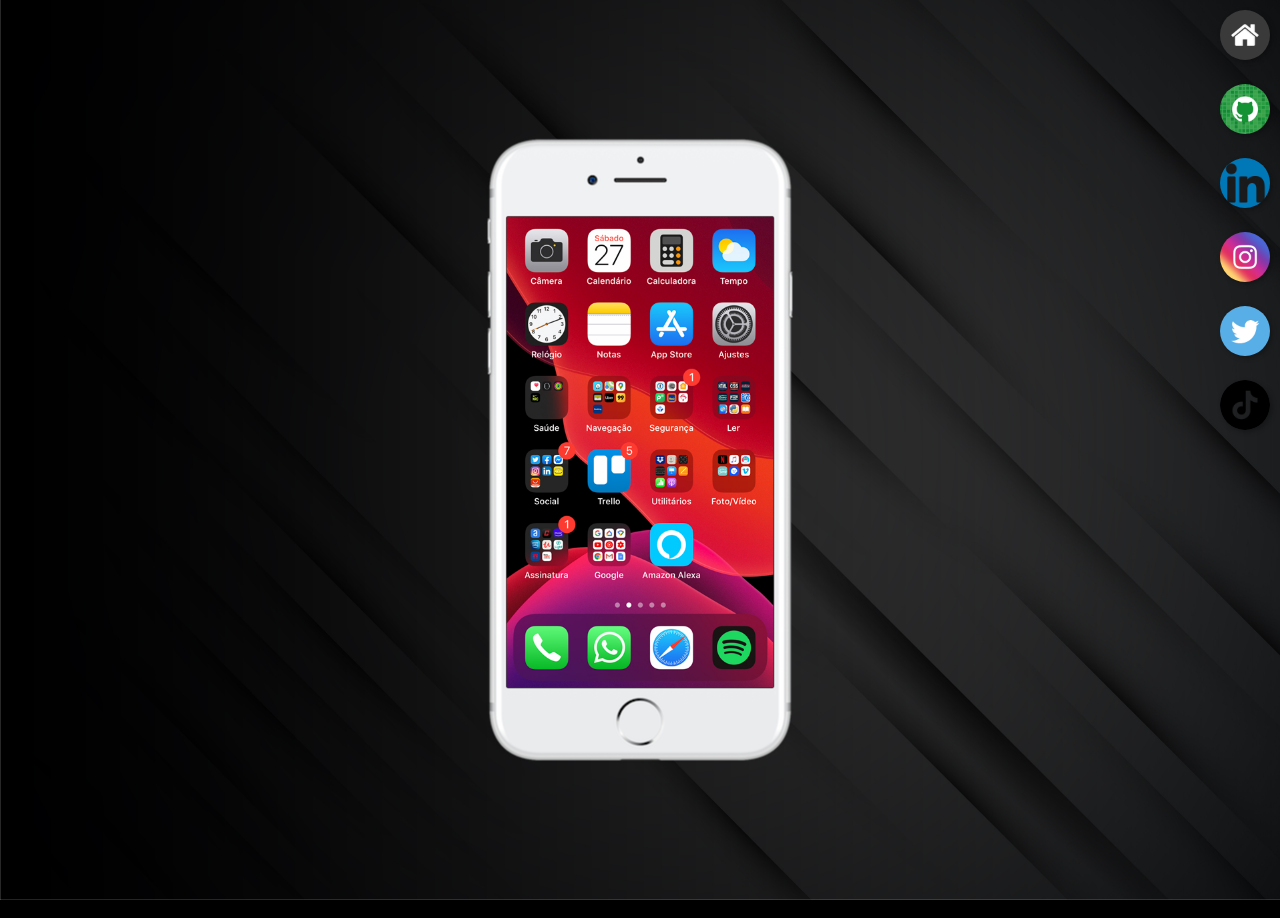
<file: index.html>
<!DOCTYPE html>
<html lang="pt-br">
<head>
    <meta charset="UTF-8">
    <meta name="viewport" content="width=device-width, initial-scale=1.0">
    <title>Projeto Redes Sociais</title>
    <link rel="shortcut icon" href="favicon.ico" type="image/x-icon">
    <link rel="stylesheet" href="styles/stye.css">
</head>
<body>
    <main>
        <section id="telefone">
            <iframe src="home.html" name="tela" id="tela"
            frameborder="0">
                Seu navegador não é compatível com isso.
        </iframe>
        </section>
        <section id="redes-sociais">
            <a href="home.html" target="tela"><img src="imagens/logo-home.jpg" alt="Home"></a><br>
            <a href="github.html" target="tela"><img src="imagens/logo-github.jpg" alt="Github"></a><br>
            <a href="linkedin.html" target="tela"><img src="imagens/logo-linkedin.png" alt="Linkedin"></a><br>
            <a href="instagram.html" target="tela"><img src="imagens/logo-instagram.jpg" alt="Instagram"></a><br>
            <a href="twitter.html" target="tela"><img src="imagens/logo-twitter.jpg" alt="Twitter"></a><br>
            <a href="tiktok.html" target="tela"><img src="imagens/logo-tiktok.png" alt="Tiktok"></a><br>
        </section>
    </main>
</body>
</html> <br>
</file>
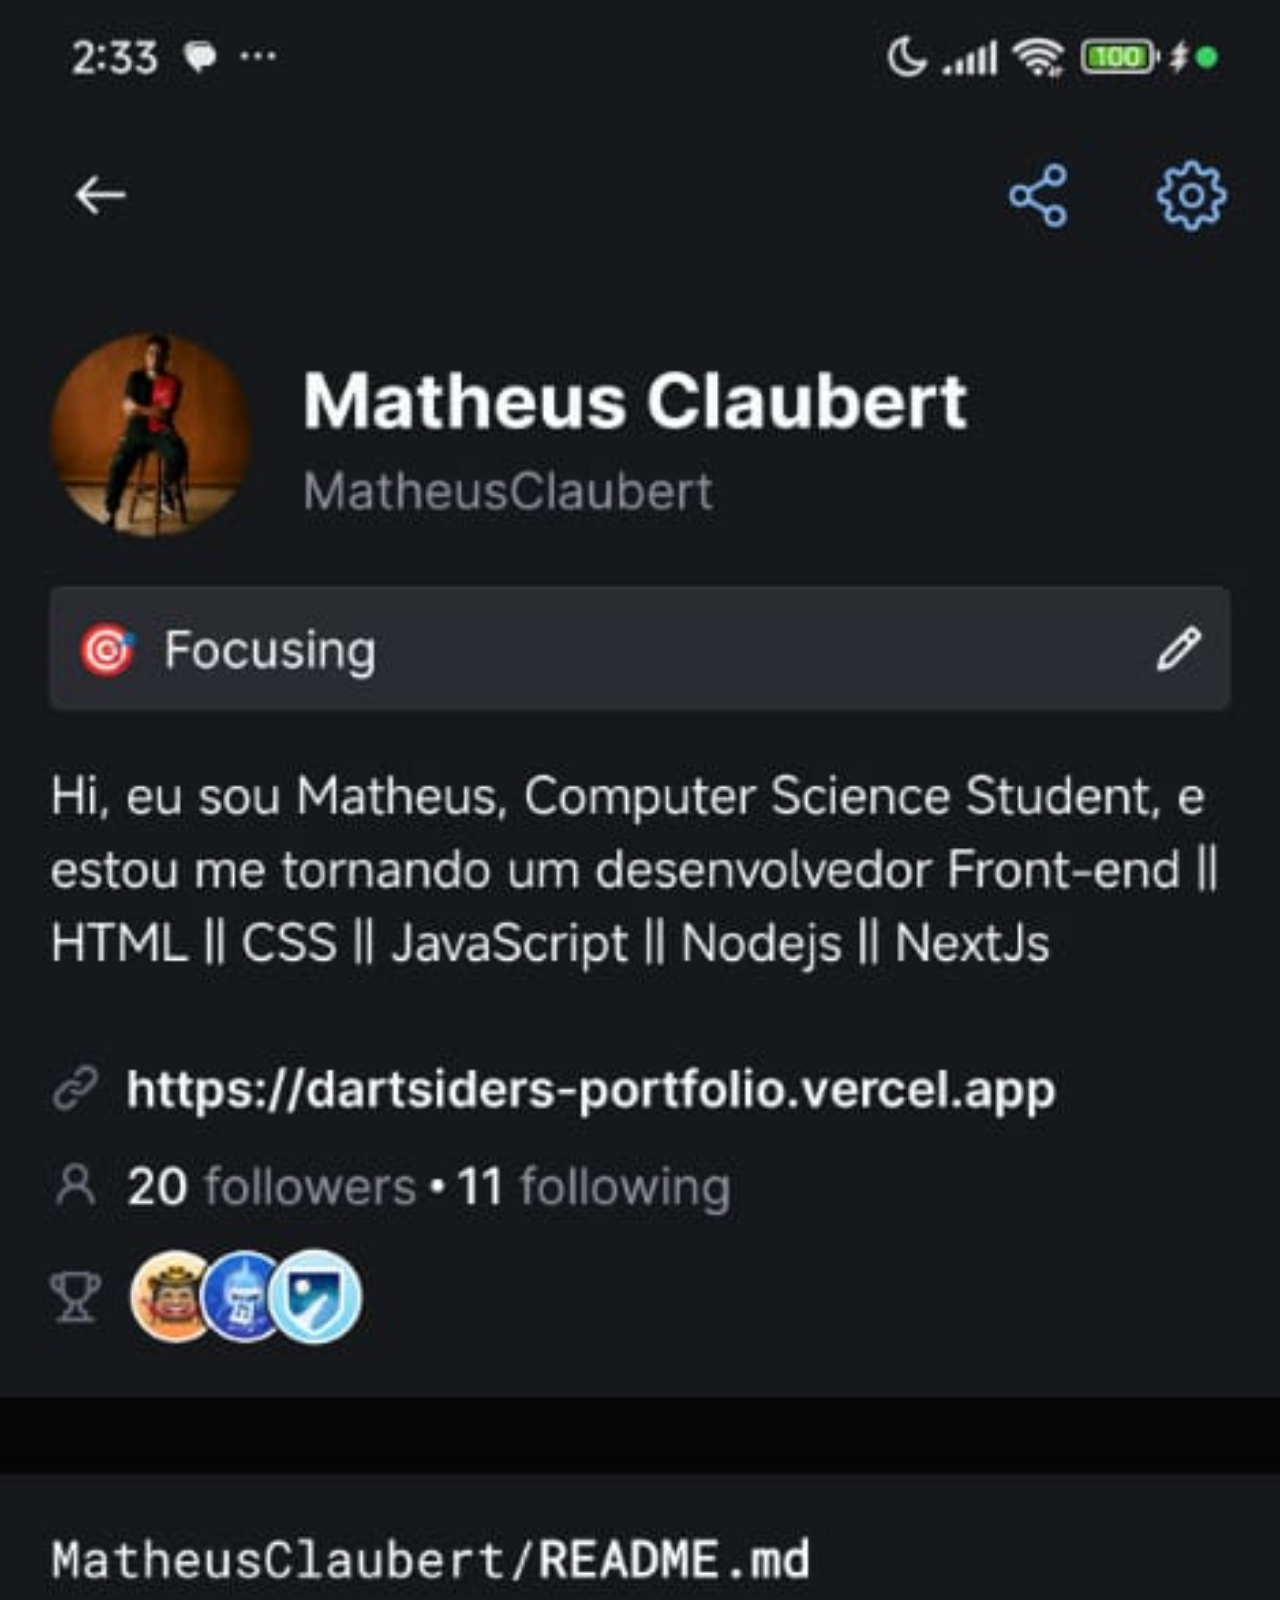
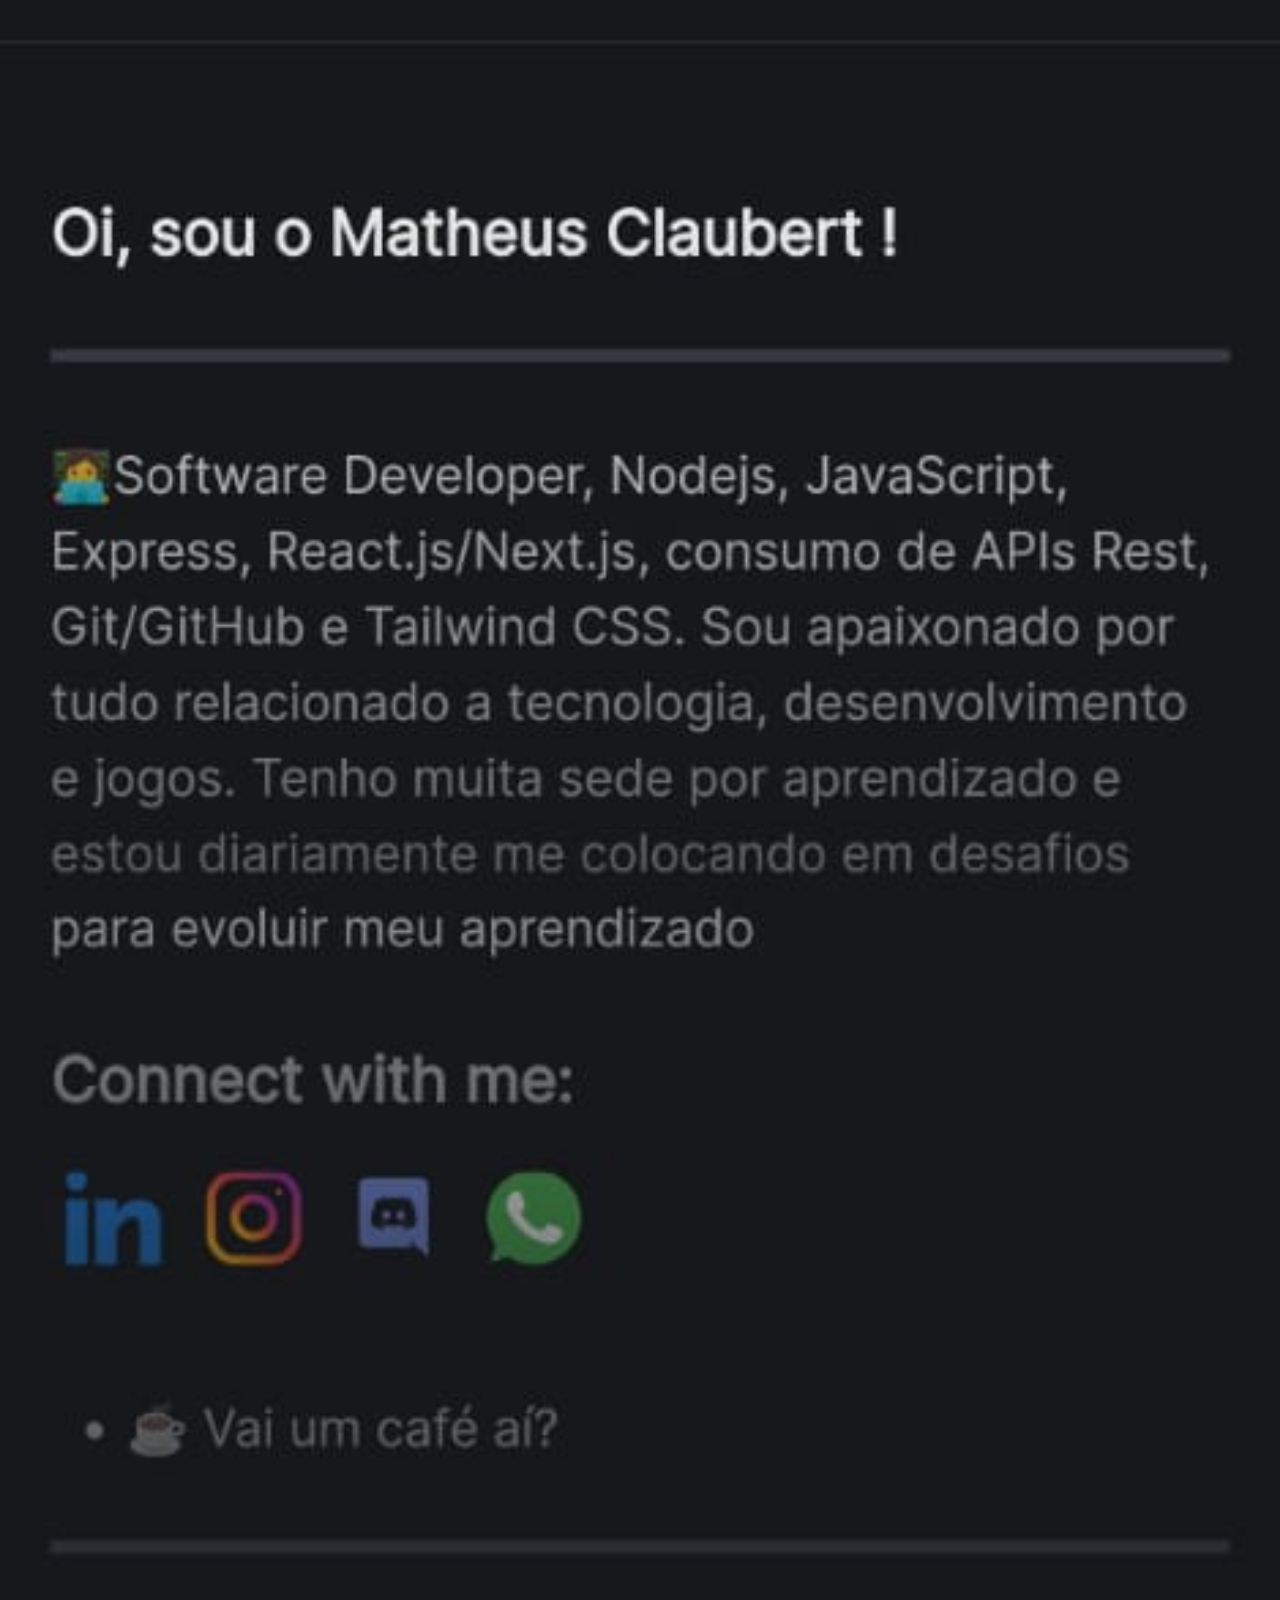
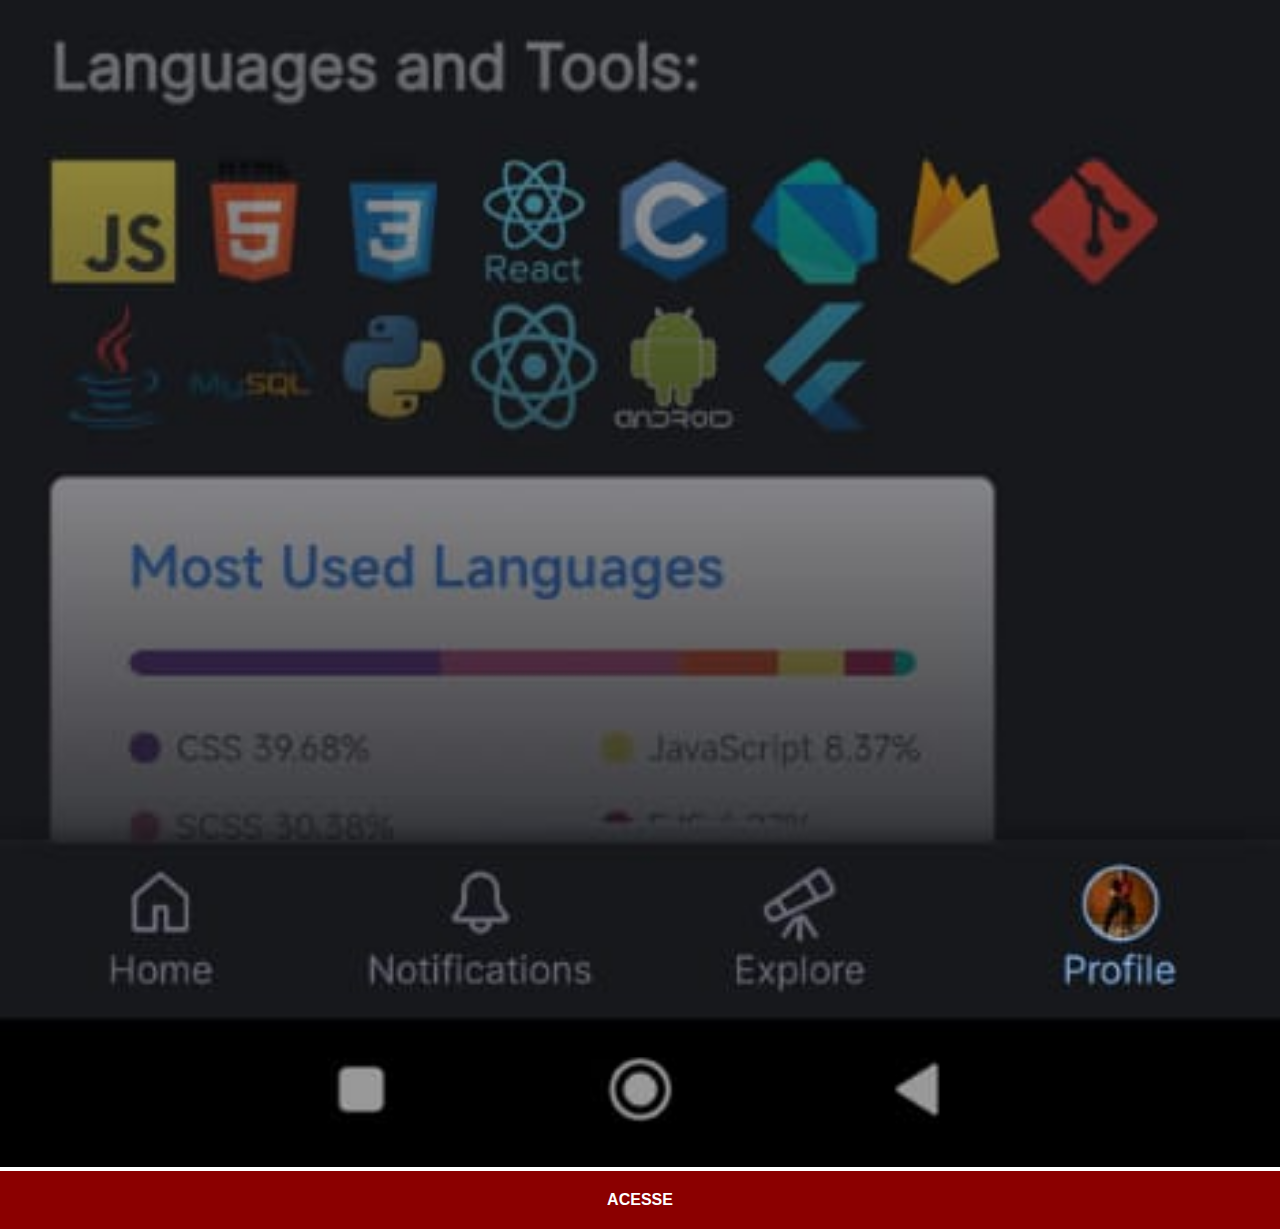
<file: github.html>
<!DOCTYPE html>
<html lang="pt-br">
<head>
    <meta charset="UTF-8">
    <meta name="viewport" content="width=device-width, initial-scale=1.0">
    <title>GitHub</title>
    <link rel="stylesheet" href="/styles/social.css">
</head>
<body>
    <img src="imagens/tela-github.jpg" alt="github">
    <a href="https://github.com/MatheusClaubert" target="_blank">ACESSE</a>
</body>
</html>
</file>
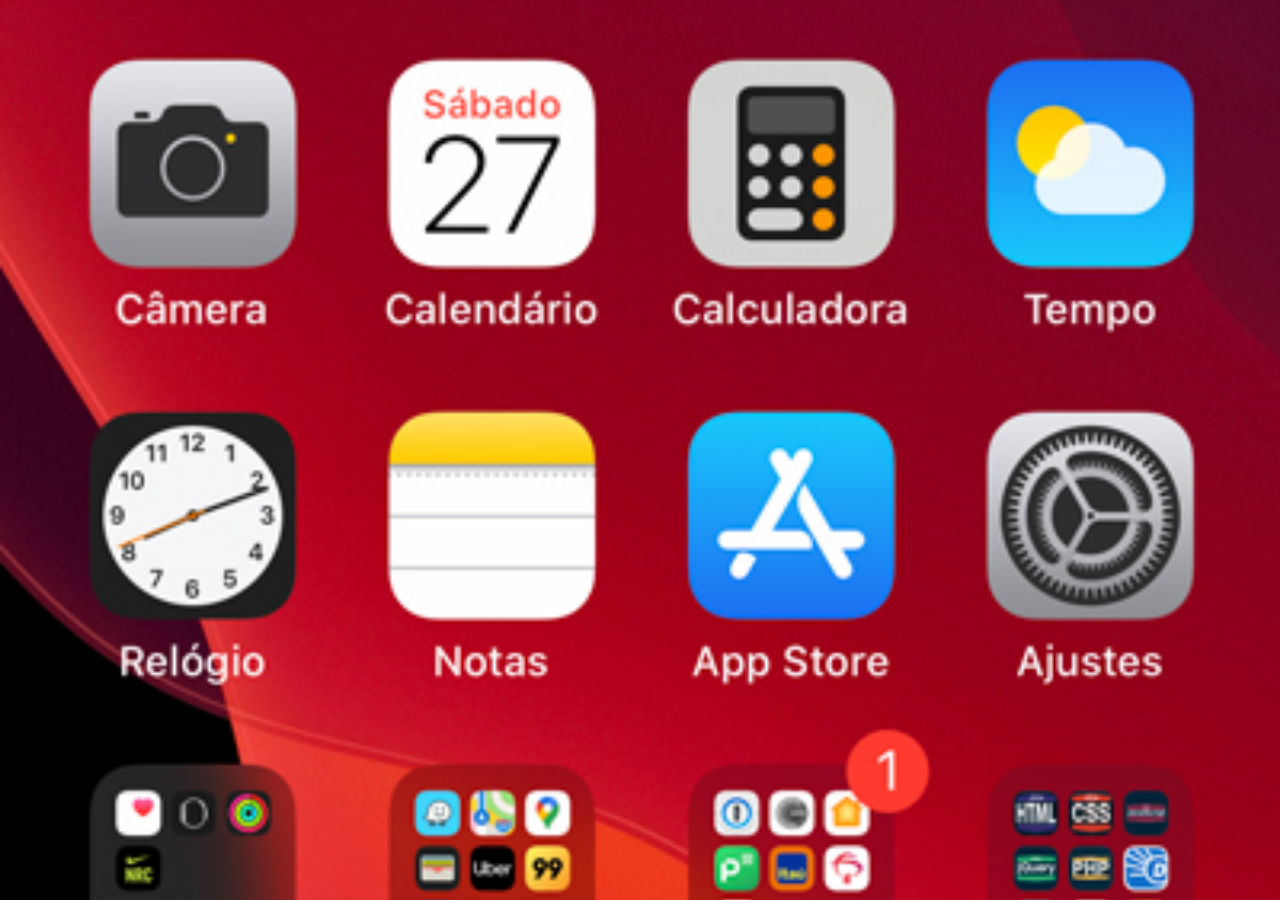
<file: home.html>
<!DOCTYPE html>
<html lang="pt-br">
<head>
    <meta charset="UTF-8">
    <meta name="viewport" content="width=device-width, initial-scale=1.0">
    <title>Home</title>
</head>
<style>
    * {
        margin: 0;
        padding: 0;
    }
    body {
        width: 100vw;
        height: 100vh;
        background: black url('imagens/tela-home.jpg') no-repeat top center;
        background-size: cover;
    }
</style>
<body>
    
</body>
</html>
</file>
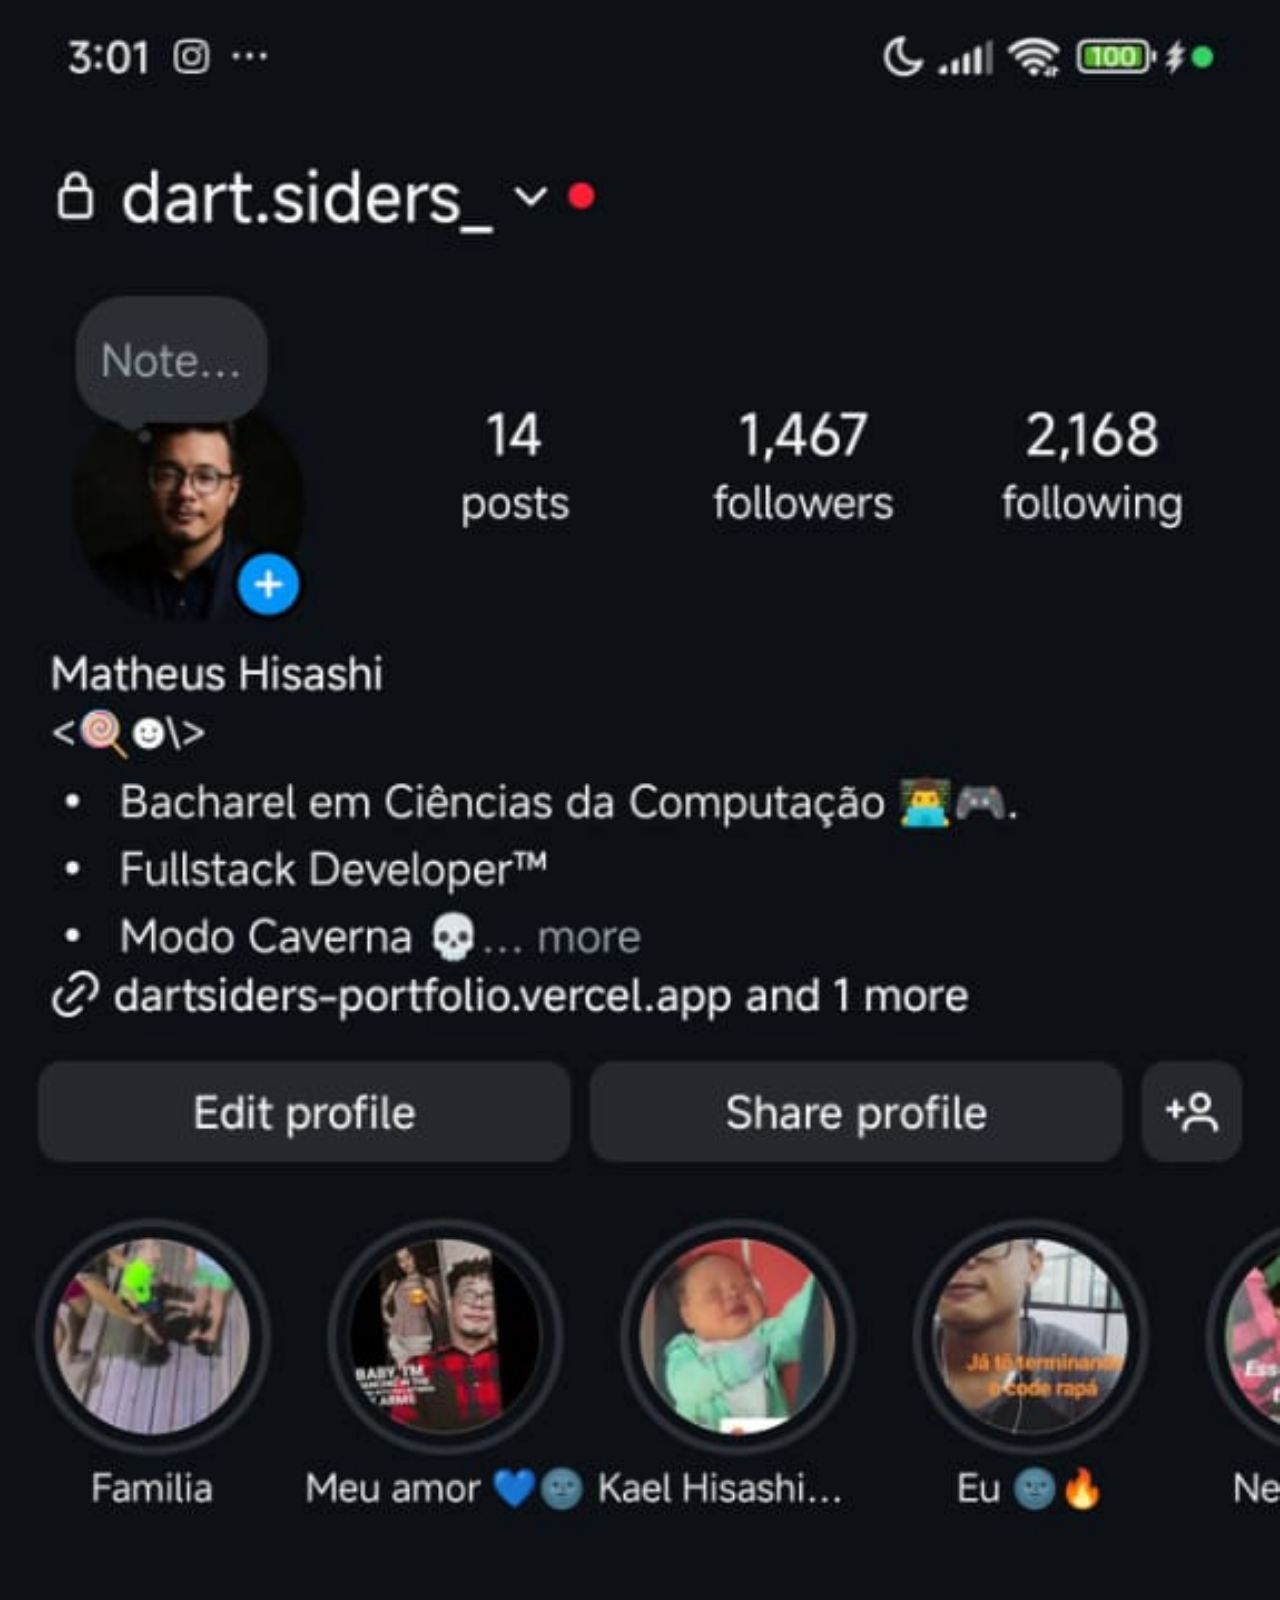
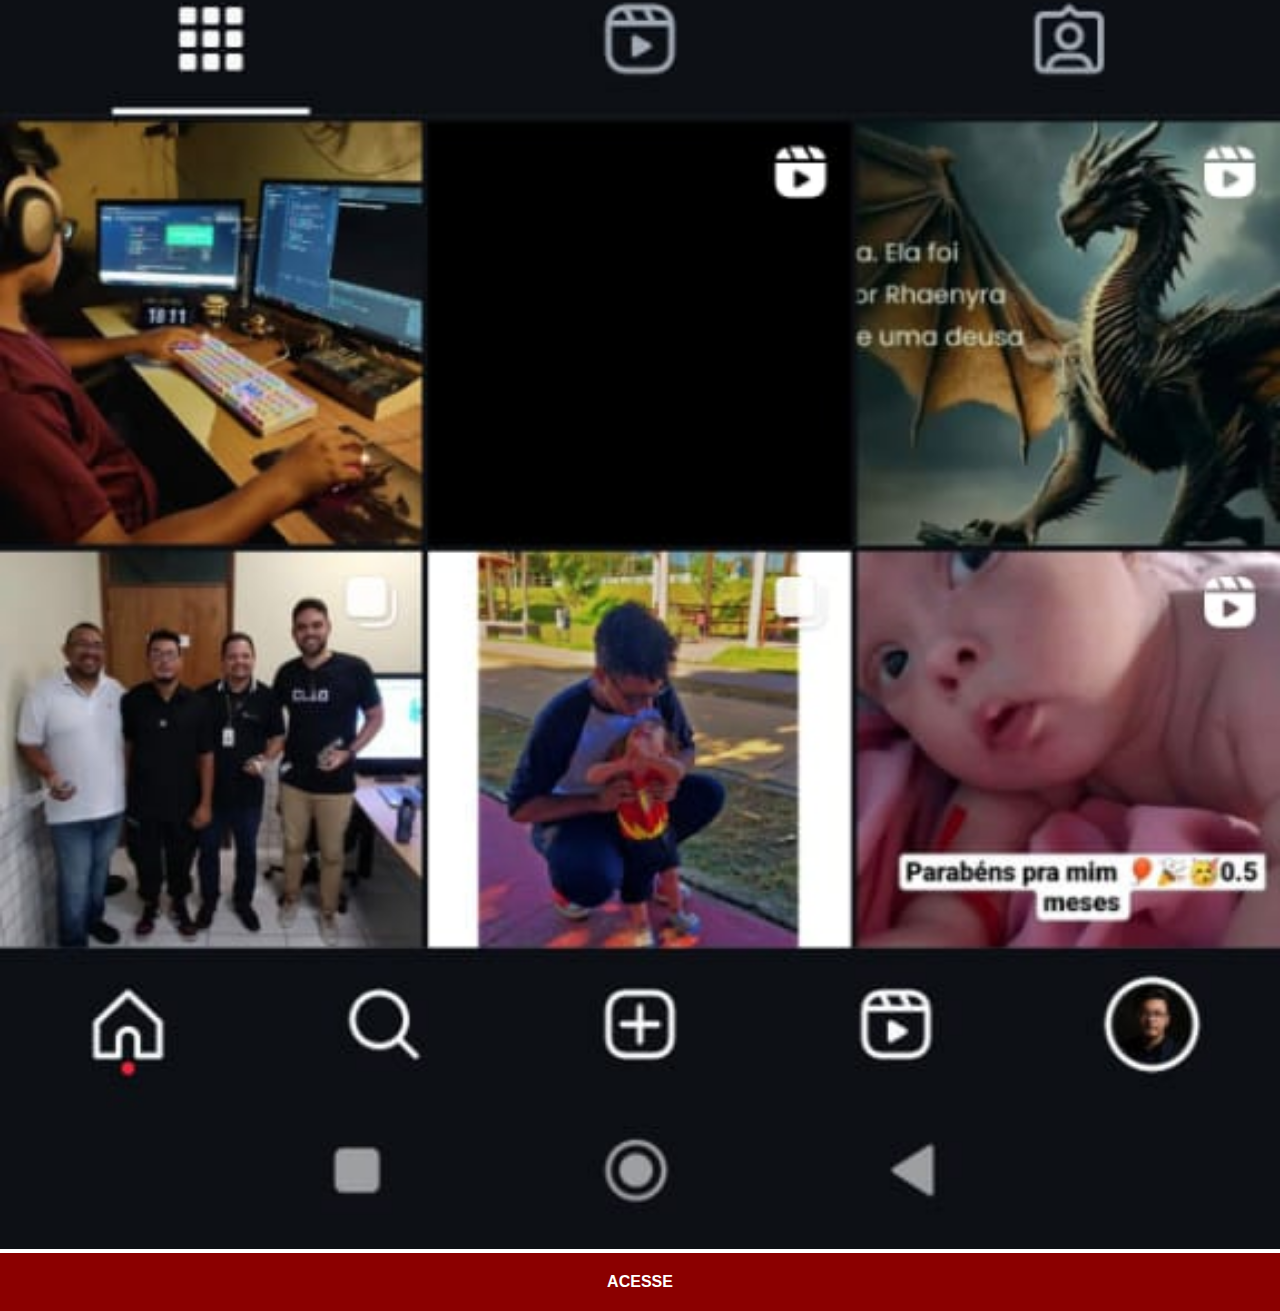
<file: instagram.html>
<!DOCTYPE html>
<html lang="pt-br">
<head>
    <meta charset="UTF-8">
    <meta name="viewport" content="width=device-width, initial-scale=1.0">
    <title>Instagram</title>
    <link rel="stylesheet" href="/styles/social.css">
</head>
<body>
    <img src="imagens/tela-instagram.jpg" alt="instagram">
    <a href="https://www.instagram.com/dart.siders_" target="_blank">ACESSE</a>
    
</body>
</html>
</file>
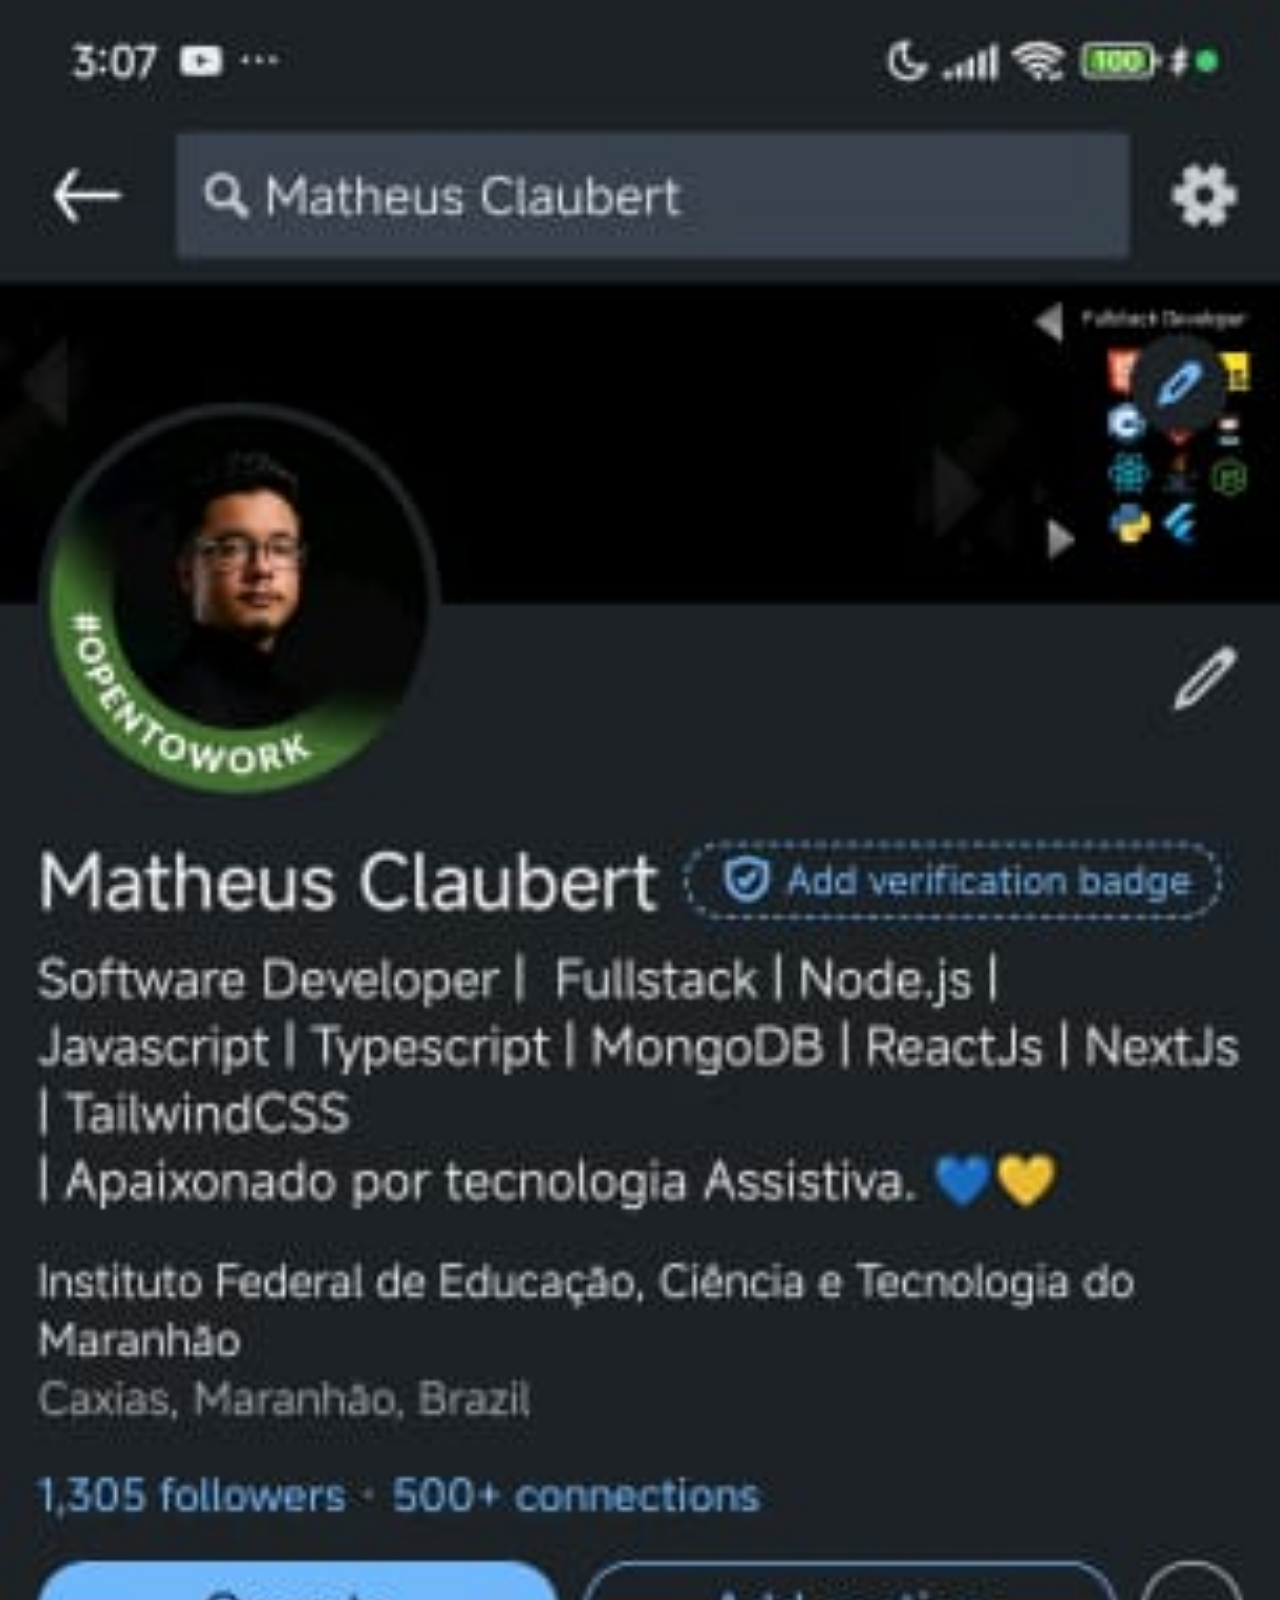
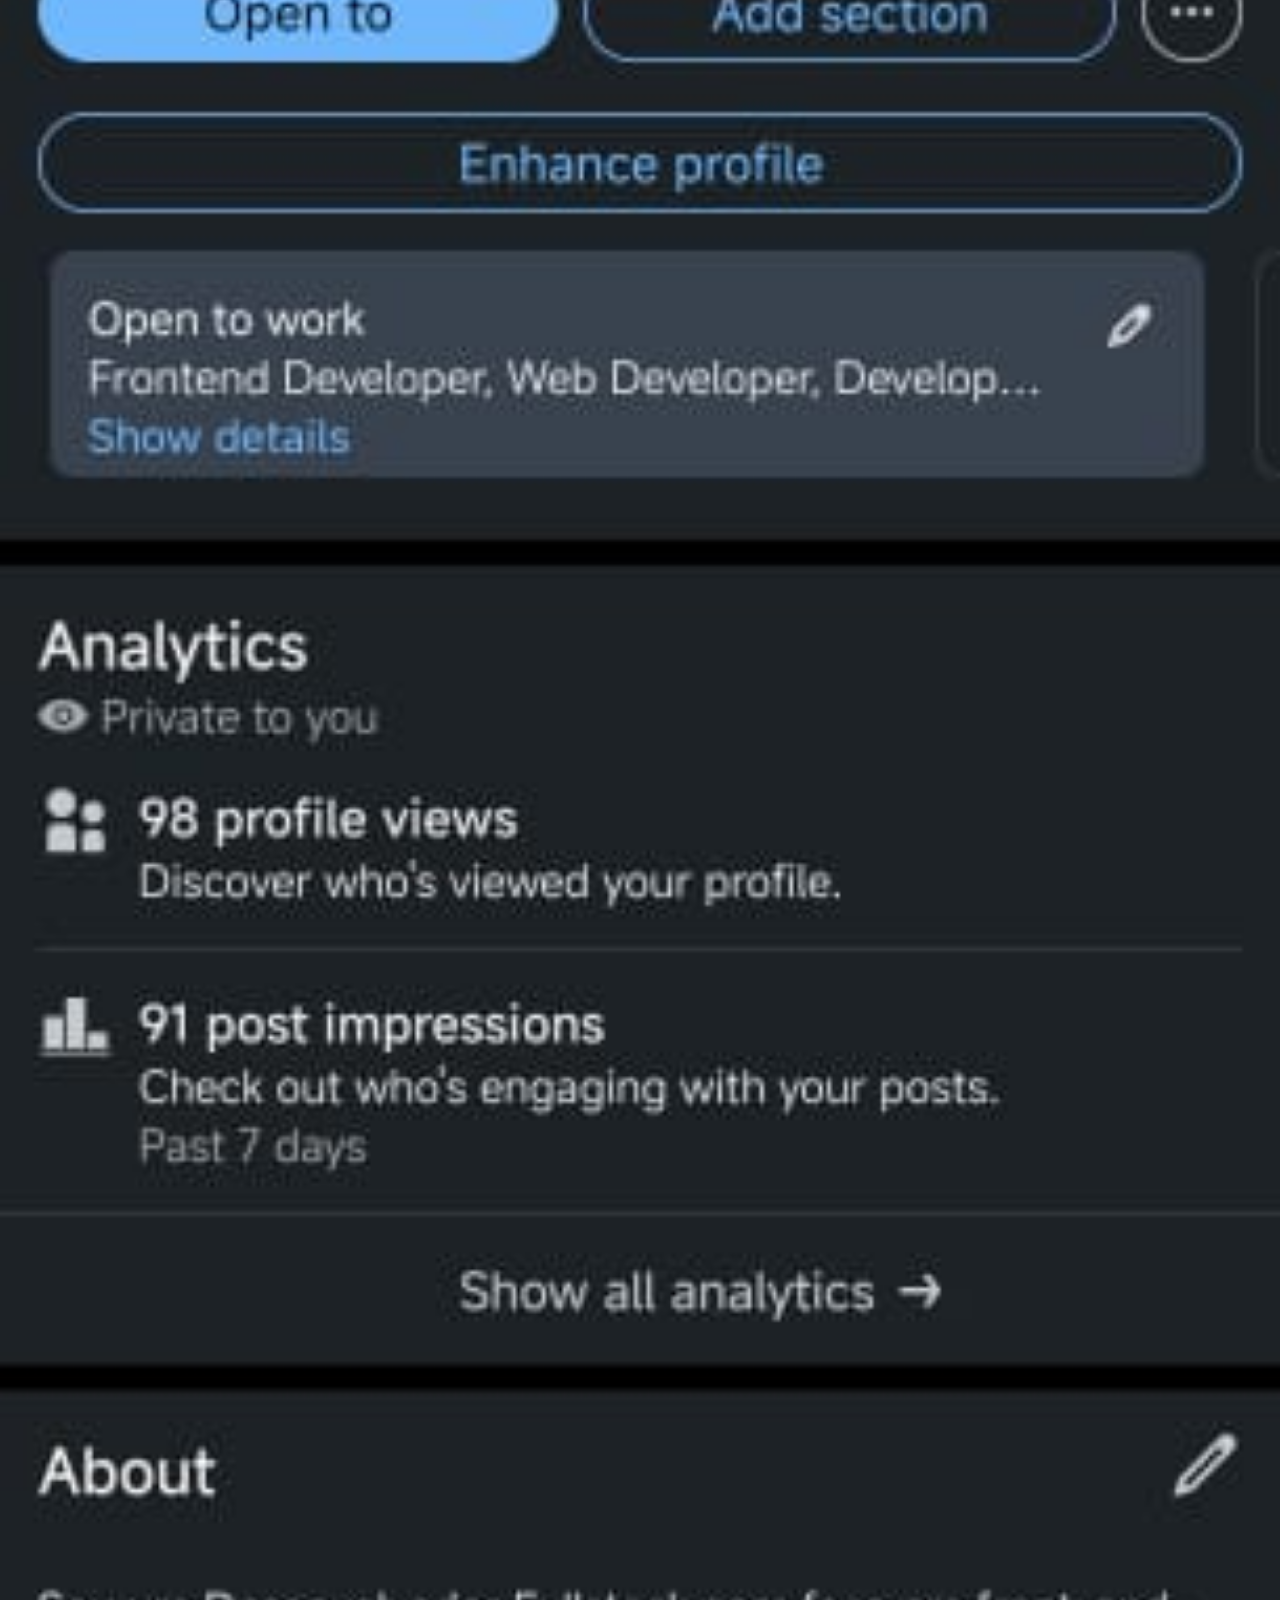
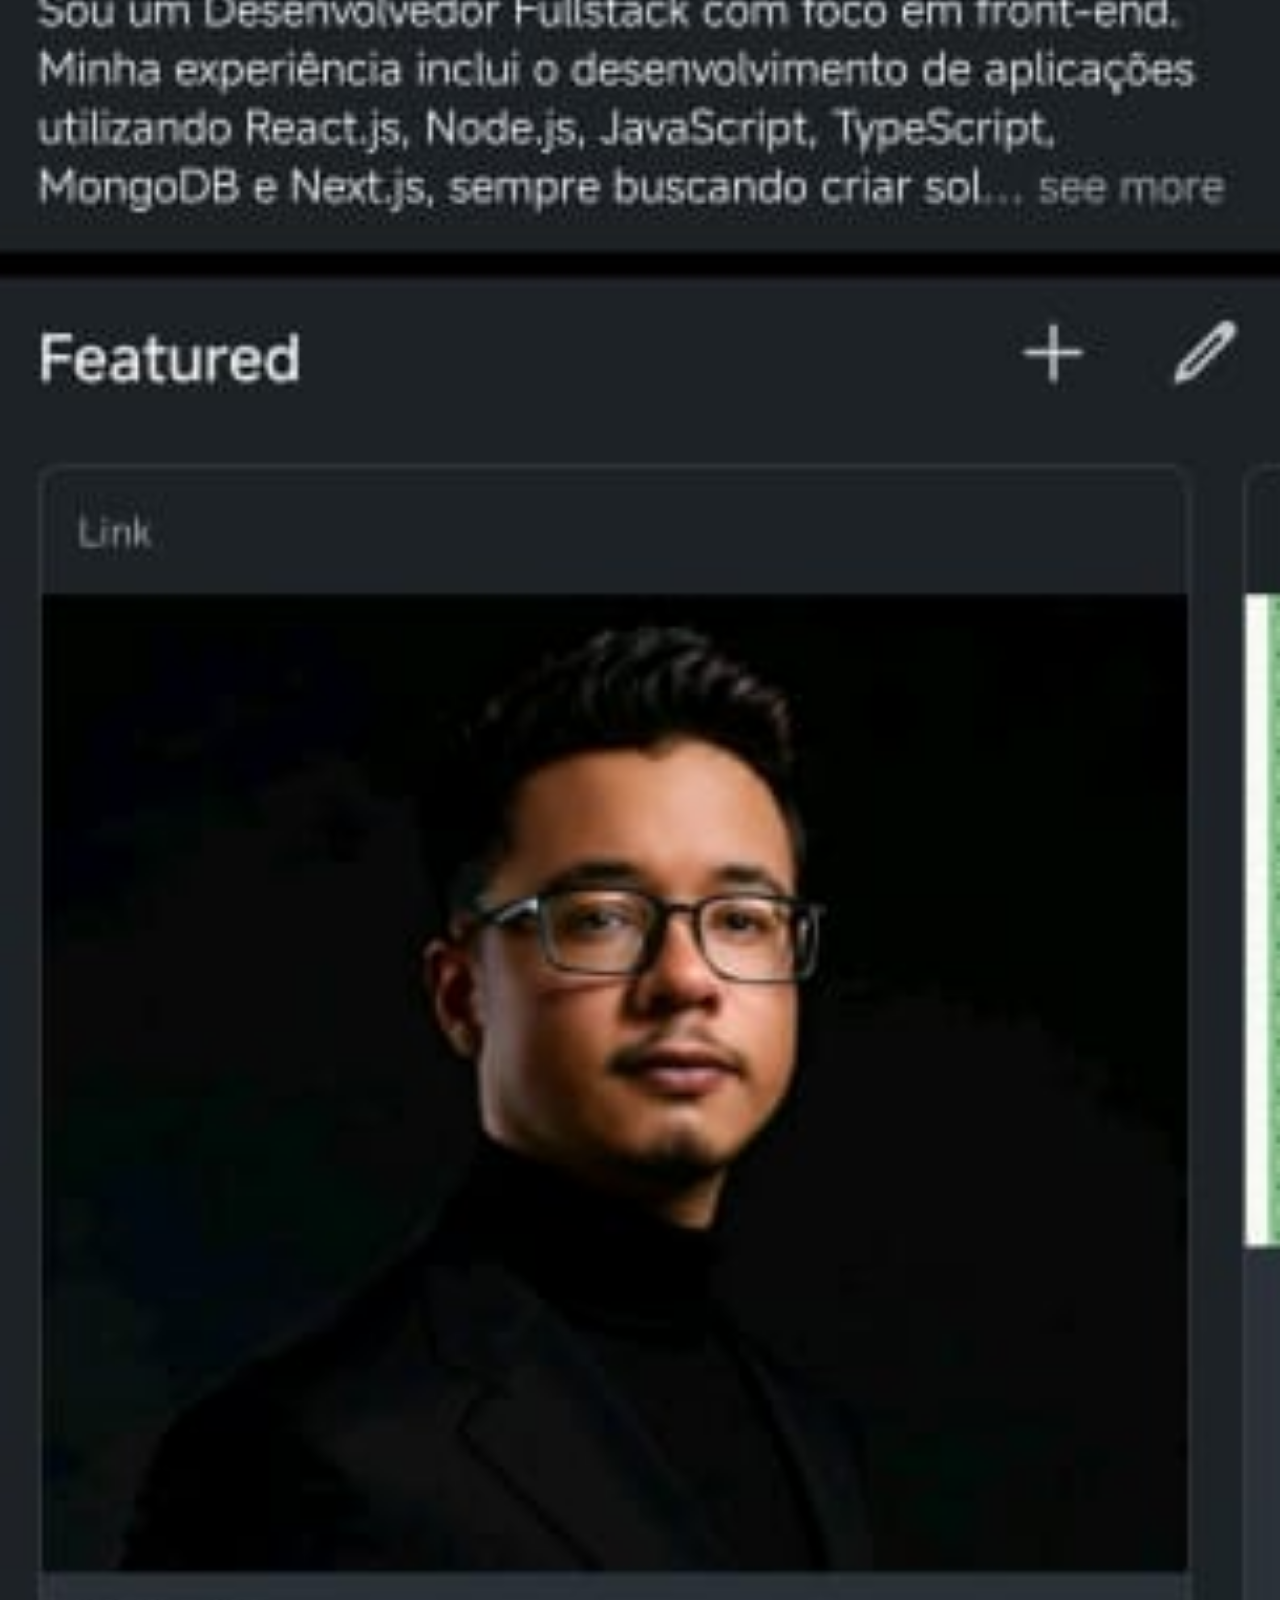
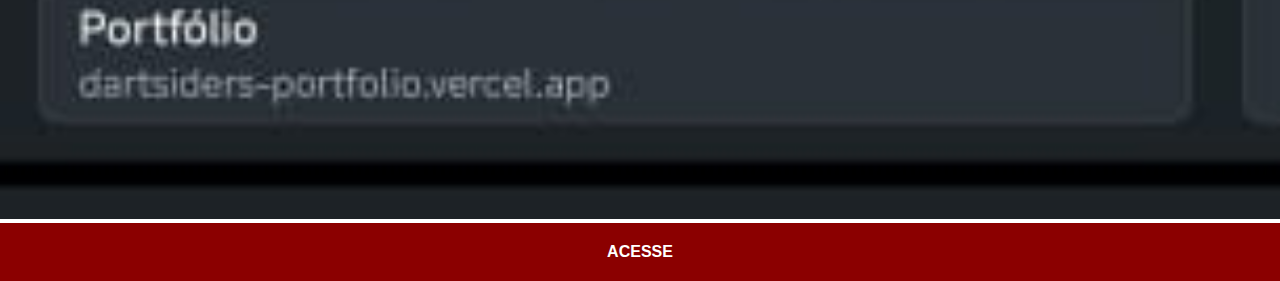
<file: linkedin.html>
<!DOCTYPE html>
<html lang="pt-br">
<head>
    <meta charset="UTF-8">
    <meta name="viewport" content="width=device-width, initial-scale=1.0">
    <title>Linkedin</title>
    <link rel="stylesheet" href="/styles/social.css">
</head>
<body>
    <img src="imagens/tela-linkedin.jpg" alt="linkedin">
    <a href="https://www.linkedin.com/in/matheus-claubert-8613b0152/" target="_blank">ACESSE</a>
    
</body>
</html>
</file>
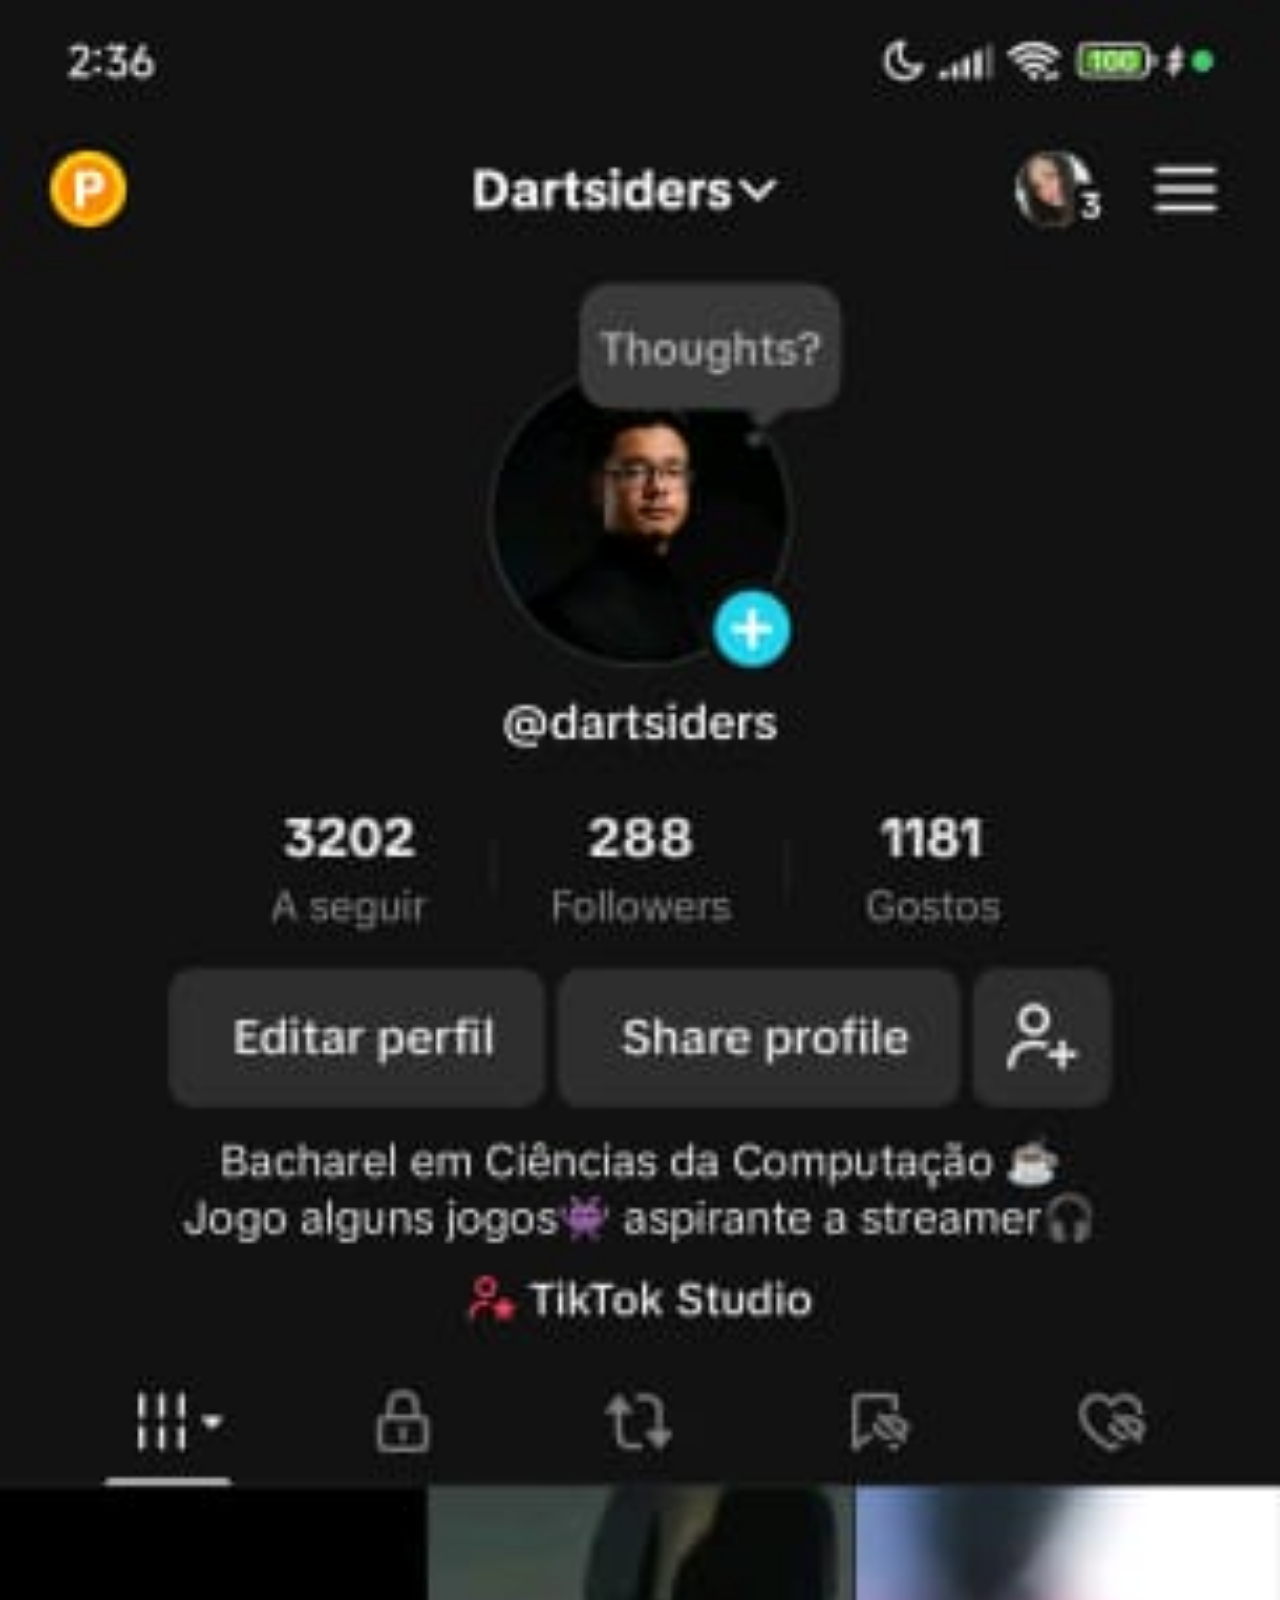
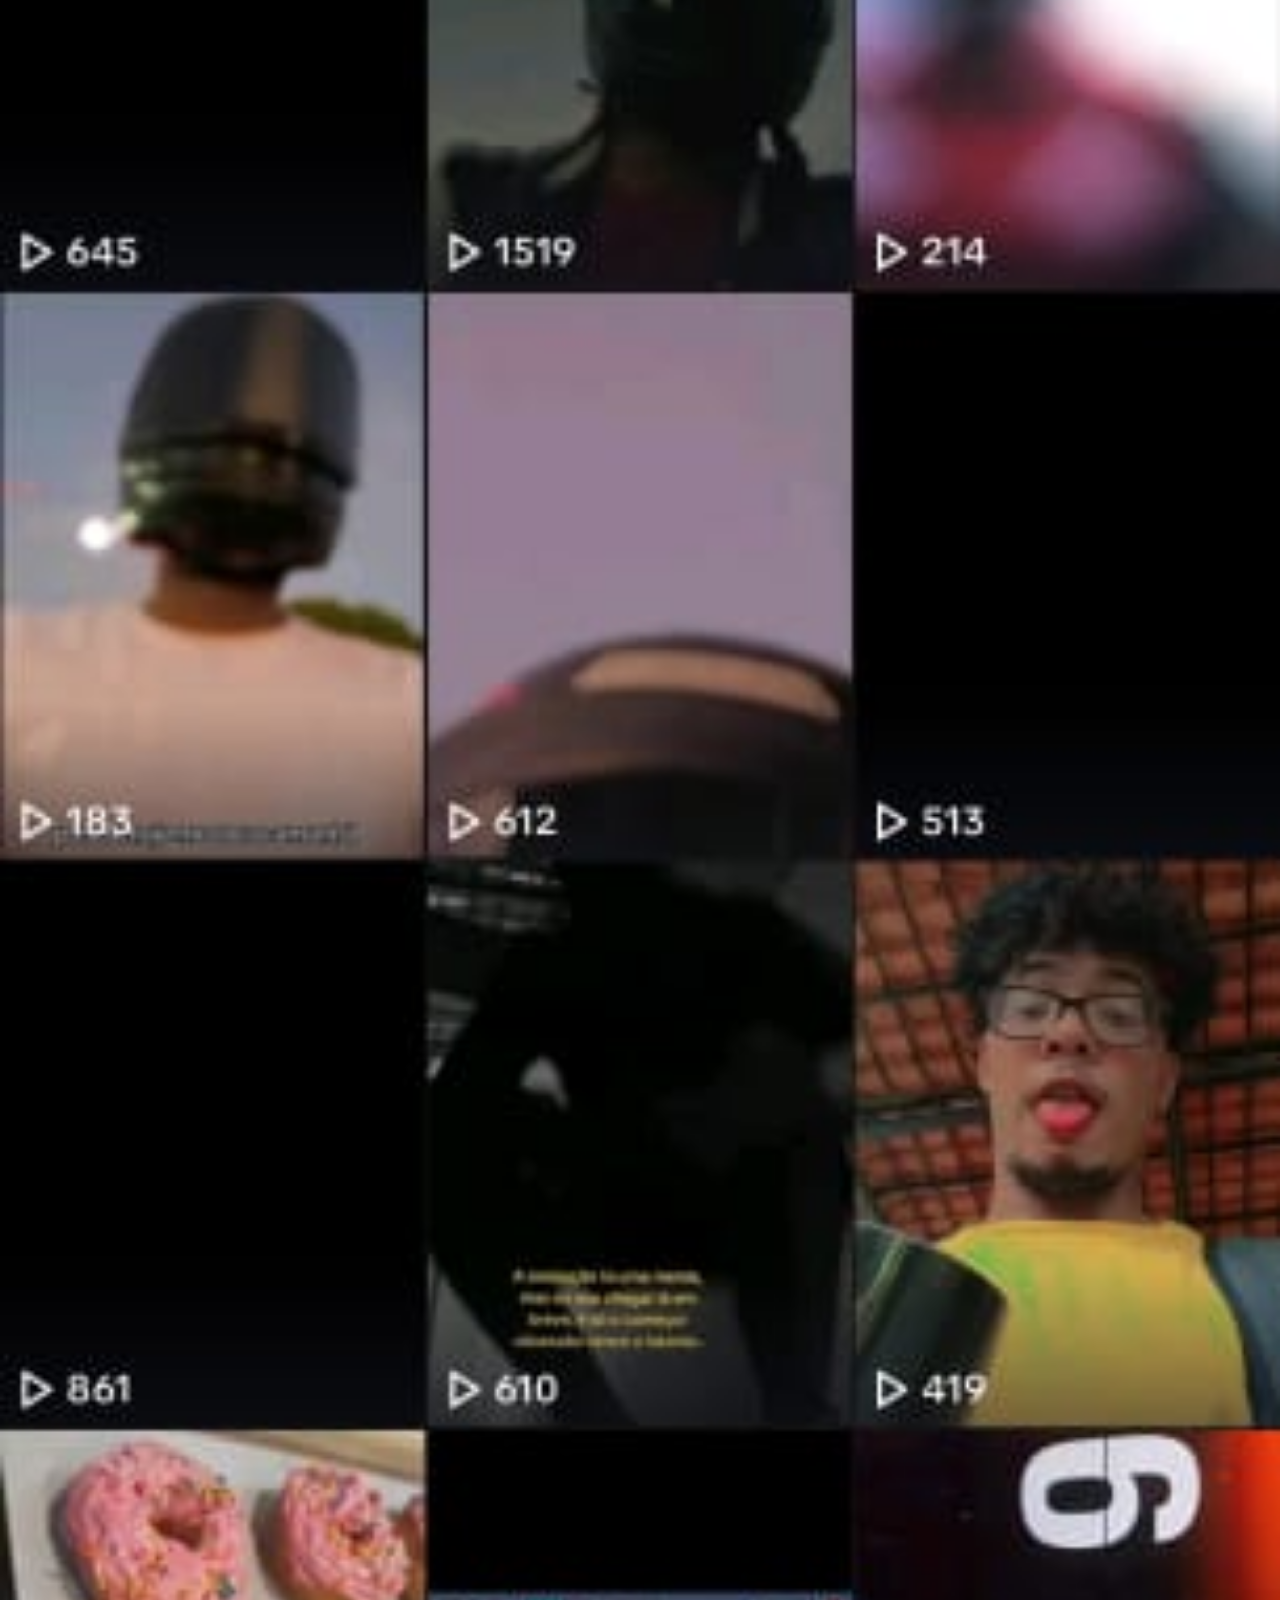
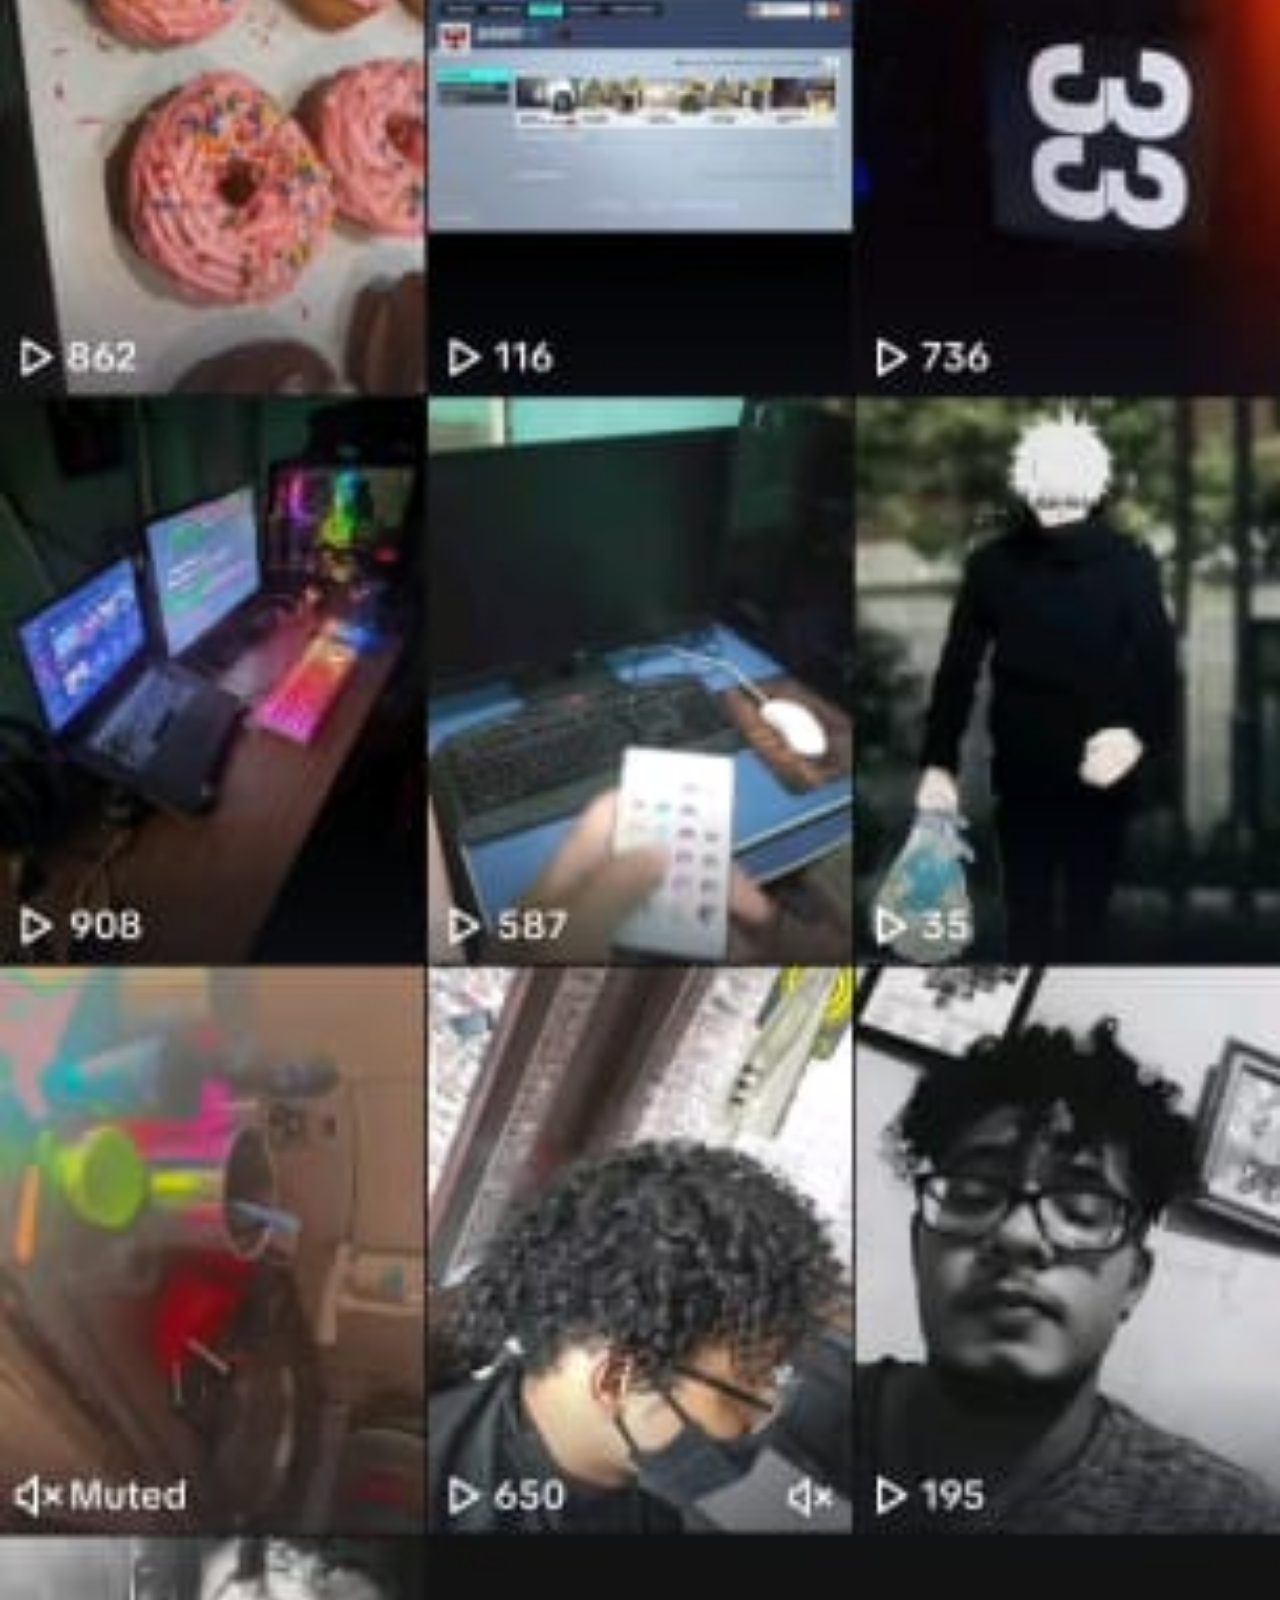
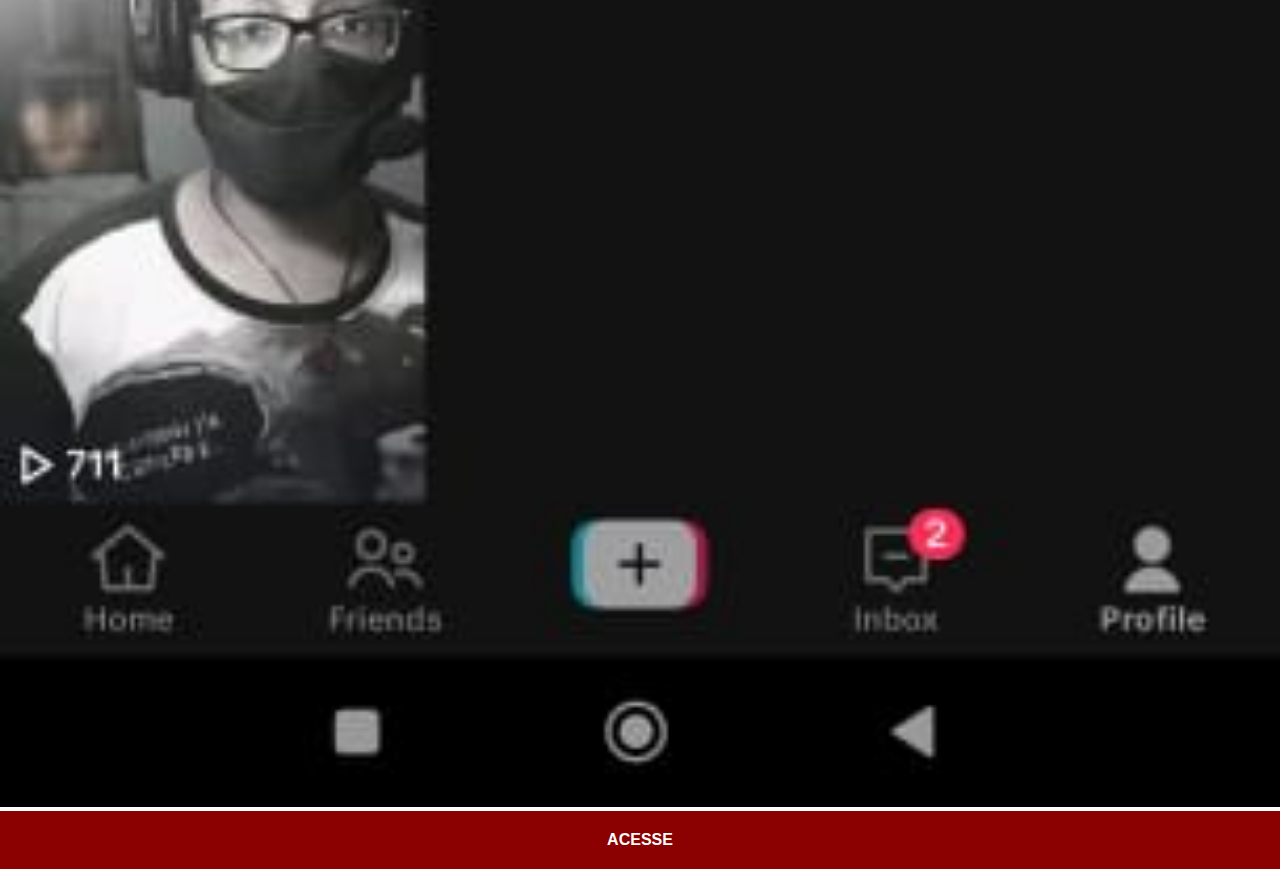
<file: tiktok.html>
<!DOCTYPE html>
<html lang="en">
<head>
    <meta charset="UTF-8">
    <meta name="viewport" content="width=device-width, initial-scale=1.0">
    <title>Document</title>
    <link rel="stylesheet" href="/styles/social.css">
</head>
<body>
    <img src="imagens/tela-tiktok.jpg" alt="tiktok">
    <a href="https://www.tiktok.com/@dartsiders" target="_blank">ACESSE</a>
    
</body>
</html>
</file>
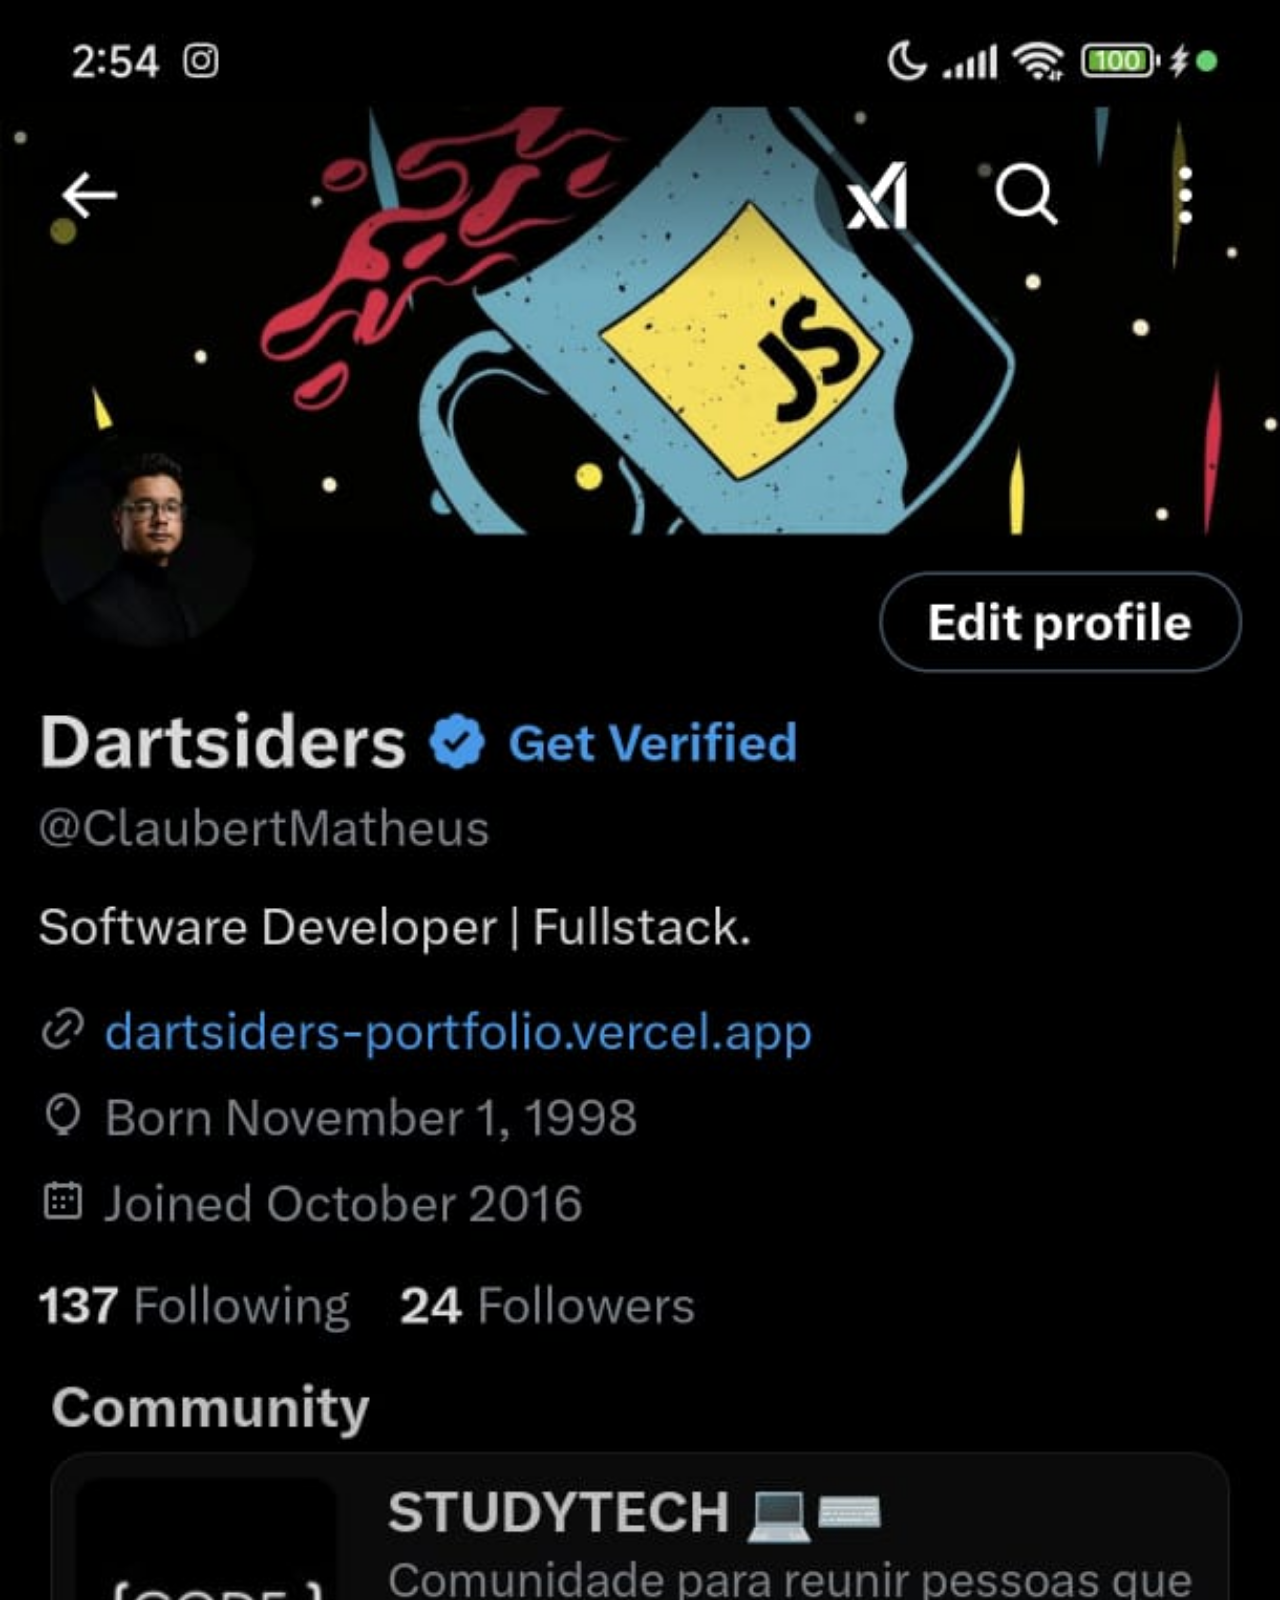
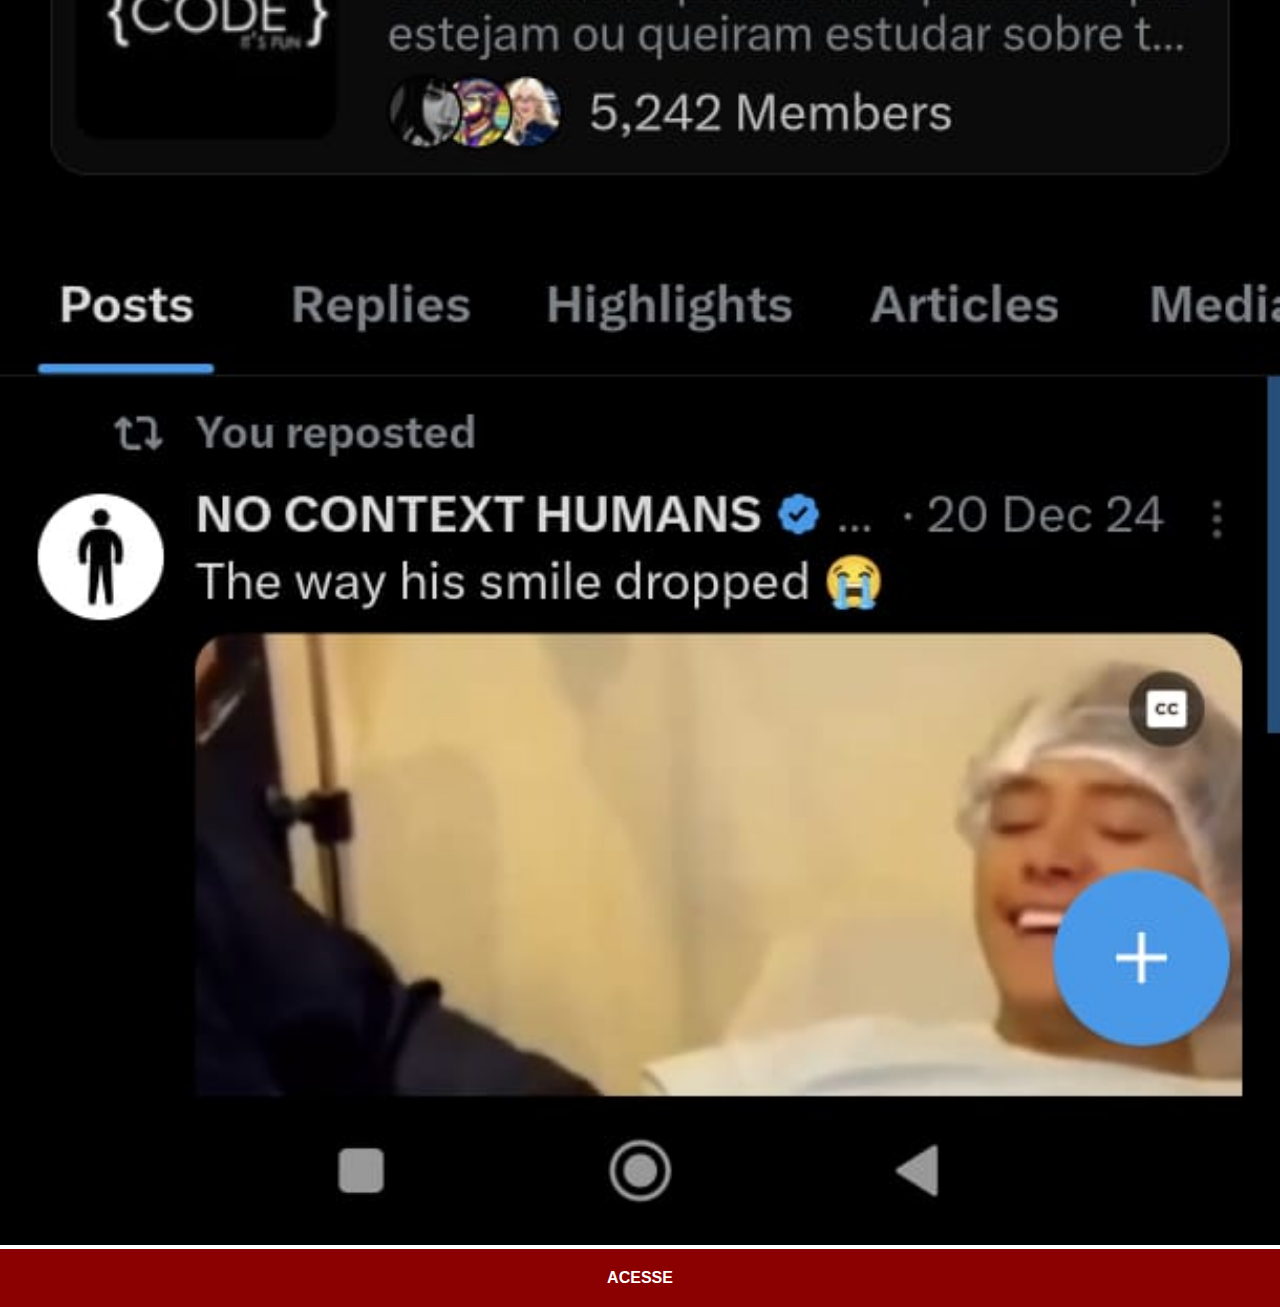
<file: twitter.html>
<!DOCTYPE html>
<html lang="en">
<head>
    <meta charset="UTF-8">
    <meta name="viewport" content="width=device-width, initial-scale=1.0">
    <title>Document</title>
    <link rel="stylesheet" href="/styles/social.css">
</head>
<body>
    <img src="imagens/tela-twitter.jpg" alt="twitter">
    <a href="https://x.com/ClaubertMatheus?t=ydXmnrXApdBA4OZKO8phIg&s=09" target="_blank">ACESSE</a>
    
</body>
</html>
</file>
<file: styles/stye.css>
@charset "UTF-8";

* {
    margin: 0px;
    padding: 0px;
    font-family: Arial, Helvetica, sans-serif;
}
html, body {
    height: 100vh;
    width: 100vw;
    background-color: black;
}
body {
    background: url('../imagens/dark.jpg')
    no-repeat left center;
    background-size: cover;
    background-attachment: fixed;
}
main {
    position: relative;
    height: 100vh;
    
}
section#telefone{
    position: absolute;
    top: 50%;
    left: 50%;
    height: 627px;
    width: 311px;
    transform: translate(-50%, -50%);
    background: url('../imagens/frame-iphone.png') 
    no-repeat top center;
    background-size: cover;
}

iframe#tela{
    position: relative;
    top: 80px;
    left: 22px;
    width: 267px;
    height: 471px;

}
section#redes-sociais {
    text-align: right;

}
section#redes-sociais img{
    width: 50px;
    margin: 10px;
    border-radius: 50%;
    box-shadow: 2px 2px 5px rgba(0, 0, 0, 0.281);
    box-sizing: border-box;
}
section#redes-sociais img:hover{
    border: 3px solid rgba(0, 0, 0, 0.635);
    transform: translate(-3px, -3px);
    box-shadow: 5px 5px 10px black;
    transition: transform .1s, border 1s;
    
}
</file>
<file: styles/social.css>
@charset "UTF-8";

* {
    margin: 0px;
    padding: 0px;
    font-family: Arial, Helvetica, sans-serif;
}
::-webkit-scrollbar{
    width: 0;
    height: 0;
}
img {
    width: 100vw;
}
a {
    display: block;
    background-color: darkred;
    color: white;
    padding: 20px;
    text-align: center;
    font-weight: bolder;
    text-decoration: none;
}
a:hover{
    background-color: red;
    transition: 0.8s;
}
</file>
